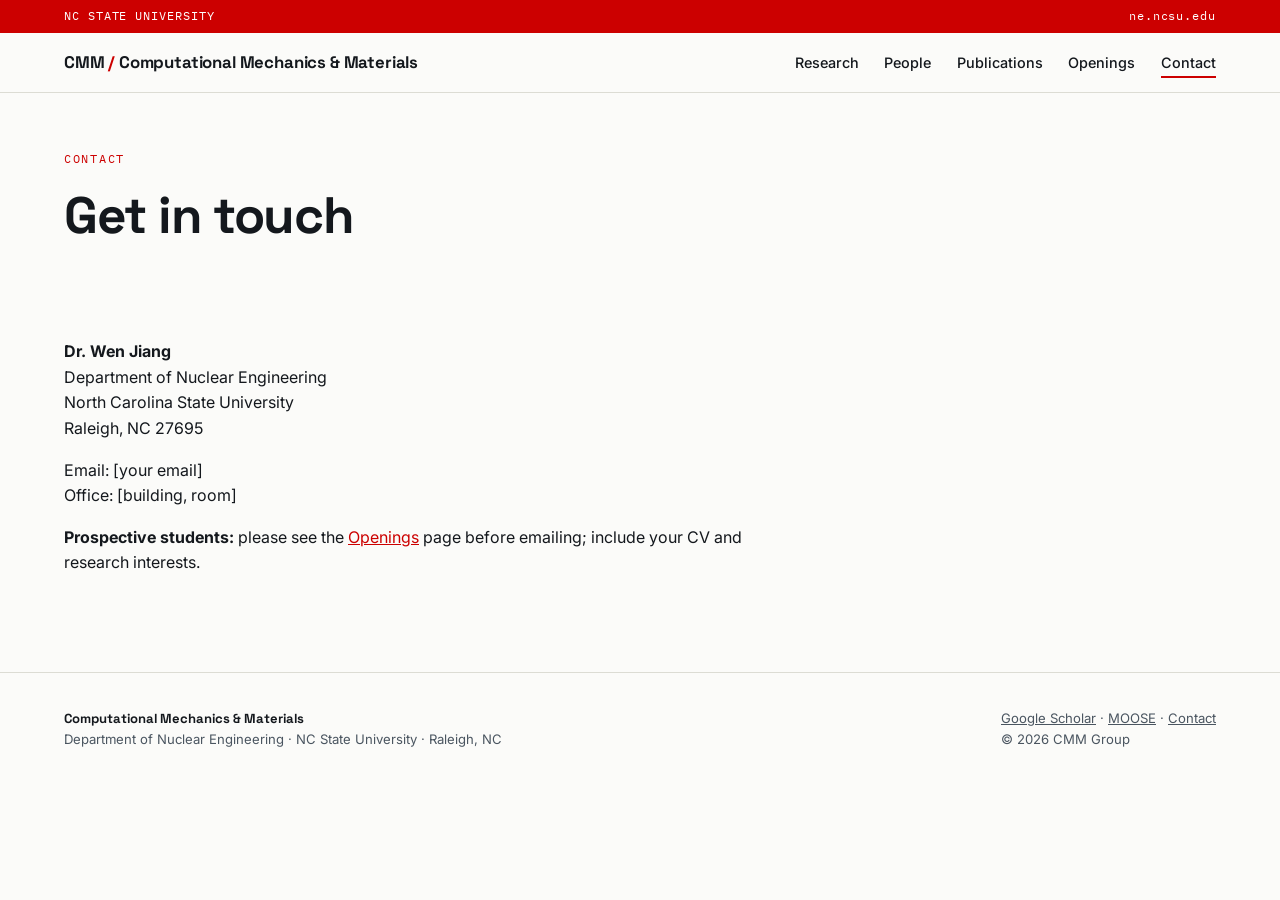
<file: contact.html>
<!DOCTYPE html>
<html lang="en">
<head>
<meta charset="UTF-8">
<meta name="viewport" content="width=device-width, initial-scale=1.0">
<title>Contact — CMM Group</title>
<link rel="preconnect" href="https://fonts.googleapis.com">
<link href="https://fonts.googleapis.com/css2?family=Space+Grotesk:wght@400;500;600;700&family=Inter:wght@400;500;600&family=IBM+Plex+Mono:wght@400;500&display=swap" rel="stylesheet">
<link rel="stylesheet" href="style.css">
</head>
<body>
<div class="unibar"><span>NC STATE UNIVERSITY</span><a href="https://ne.ncsu.edu">ne.ncsu.edu</a></div>
<header>
  <nav>
    <a class="brand" href="index.html">CMM <span>/</span> Computational Mechanics &amp; Materials</a>
    <div class="links">
      <a href="research.html">Research</a>
      <a href="people.html">People</a>
      <a href="publications.html">Publications</a>
      <a href="openings.html">Openings</a>
      <a href="contact.html" aria-current="page">Contact</a>
    </div>
  </nav>
</header>
<main>
<section class="page-title">
  <div class="eyebrow">Contact</div>
  <h1>Get in touch</h1>
</section>

<section class="prose">
  <p><strong>Dr. Wen Jiang</strong><br>
  Department of Nuclear Engineering<br>
  North Carolina State University<br>
  Raleigh, NC 27695</p>
  <p>Email: [your email]<br>
  Office: [building, room]</p>
  <p><strong>Prospective students:</strong> please see the <a href="openings.html">Openings</a> page before emailing; include your CV and research interests.</p>
</section>
</main>
<footer>
  <div class="foot">
    <div><b>Computational Mechanics &amp; Materials</b><br>Department of Nuclear Engineering &middot; NC State University &middot; Raleigh, NC</div>
    <div><a href="https://scholar.google.com/citations?user=Jj2edygAAAAJ">Google Scholar</a> &middot; <a href="https://github.com/idaholab/moose">MOOSE</a> &middot; <a href="contact.html" aria-current="page">Contact</a><br>&copy; 2026 CMM Group</div>
  </div>
</footer>
</body>
</html>
</file>
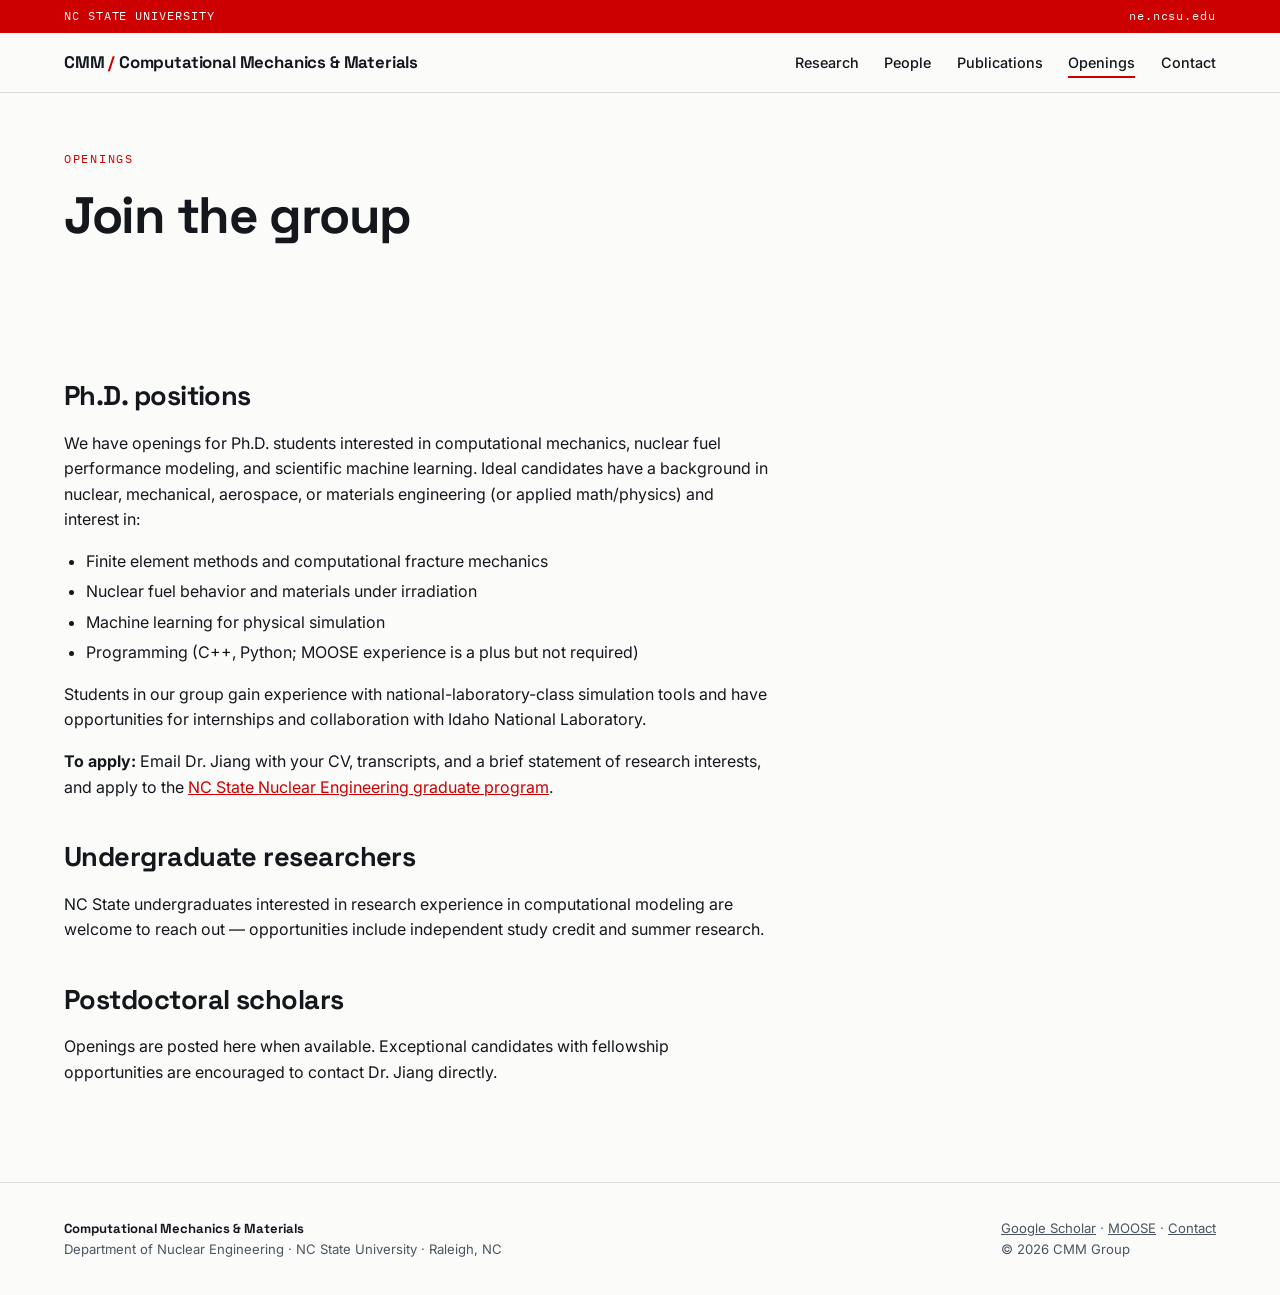
<file: openings.html>
<!DOCTYPE html>
<html lang="en">
<head>
<meta charset="UTF-8">
<meta name="viewport" content="width=device-width, initial-scale=1.0">
<title>Openings — CMM Group</title>
<link rel="preconnect" href="https://fonts.googleapis.com">
<link href="https://fonts.googleapis.com/css2?family=Space+Grotesk:wght@400;500;600;700&family=Inter:wght@400;500;600&family=IBM+Plex+Mono:wght@400;500&display=swap" rel="stylesheet">
<link rel="stylesheet" href="style.css">
</head>
<body>
<div class="unibar"><span>NC STATE UNIVERSITY</span><a href="https://ne.ncsu.edu">ne.ncsu.edu</a></div>
<header>
  <nav>
    <a class="brand" href="index.html">CMM <span>/</span> Computational Mechanics &amp; Materials</a>
    <div class="links">
      <a href="research.html">Research</a>
      <a href="people.html">People</a>
      <a href="publications.html">Publications</a>
      <a href="openings.html" aria-current="page">Openings</a>
      <a href="contact.html">Contact</a>
    </div>
  </nav>
</header>
<main>
<section class="page-title">
  <div class="eyebrow">Openings</div>
  <h1>Join the group</h1>
</section>

<section class="prose">
  <h2>Ph.D. positions</h2>
  <p>We have openings for Ph.D. students interested in computational mechanics, nuclear fuel performance modeling, and scientific machine learning. Ideal candidates have a background in nuclear, mechanical, aerospace, or materials engineering (or applied math/physics) and interest in:</p>
  <ul>
    <li>Finite element methods and computational fracture mechanics</li>
    <li>Nuclear fuel behavior and materials under irradiation</li>
    <li>Machine learning for physical simulation</li>
    <li>Programming (C++, Python; MOOSE experience is a plus but not required)</li>
  </ul>
  <p>Students in our group gain experience with national-laboratory-class simulation tools and have opportunities for internships and collaboration with Idaho National Laboratory.</p>
  <p><strong>To apply:</strong> Email Dr. Jiang with your CV, transcripts, and a brief statement of research interests, and apply to the <a href="https://ne.ncsu.edu/grad/">NC State Nuclear Engineering graduate program</a>.</p>

  <h2>Undergraduate researchers</h2>
  <p>NC State undergraduates interested in research experience in computational modeling are welcome to reach out — opportunities include independent study credit and summer research.</p>

  <h2>Postdoctoral scholars</h2>
  <p>Openings are posted here when available. Exceptional candidates with fellowship opportunities are encouraged to contact Dr. Jiang directly.</p>
</section>
</main>
<footer>
  <div class="foot">
    <div><b>Computational Mechanics &amp; Materials</b><br>Department of Nuclear Engineering &middot; NC State University &middot; Raleigh, NC</div>
    <div><a href="https://scholar.google.com/citations?user=Jj2edygAAAAJ">Google Scholar</a> &middot; <a href="https://github.com/idaholab/moose">MOOSE</a> &middot; <a href="contact.html">Contact</a><br>&copy; 2026 CMM Group</div>
  </div>
</footer>
</body>
</html>
</file>
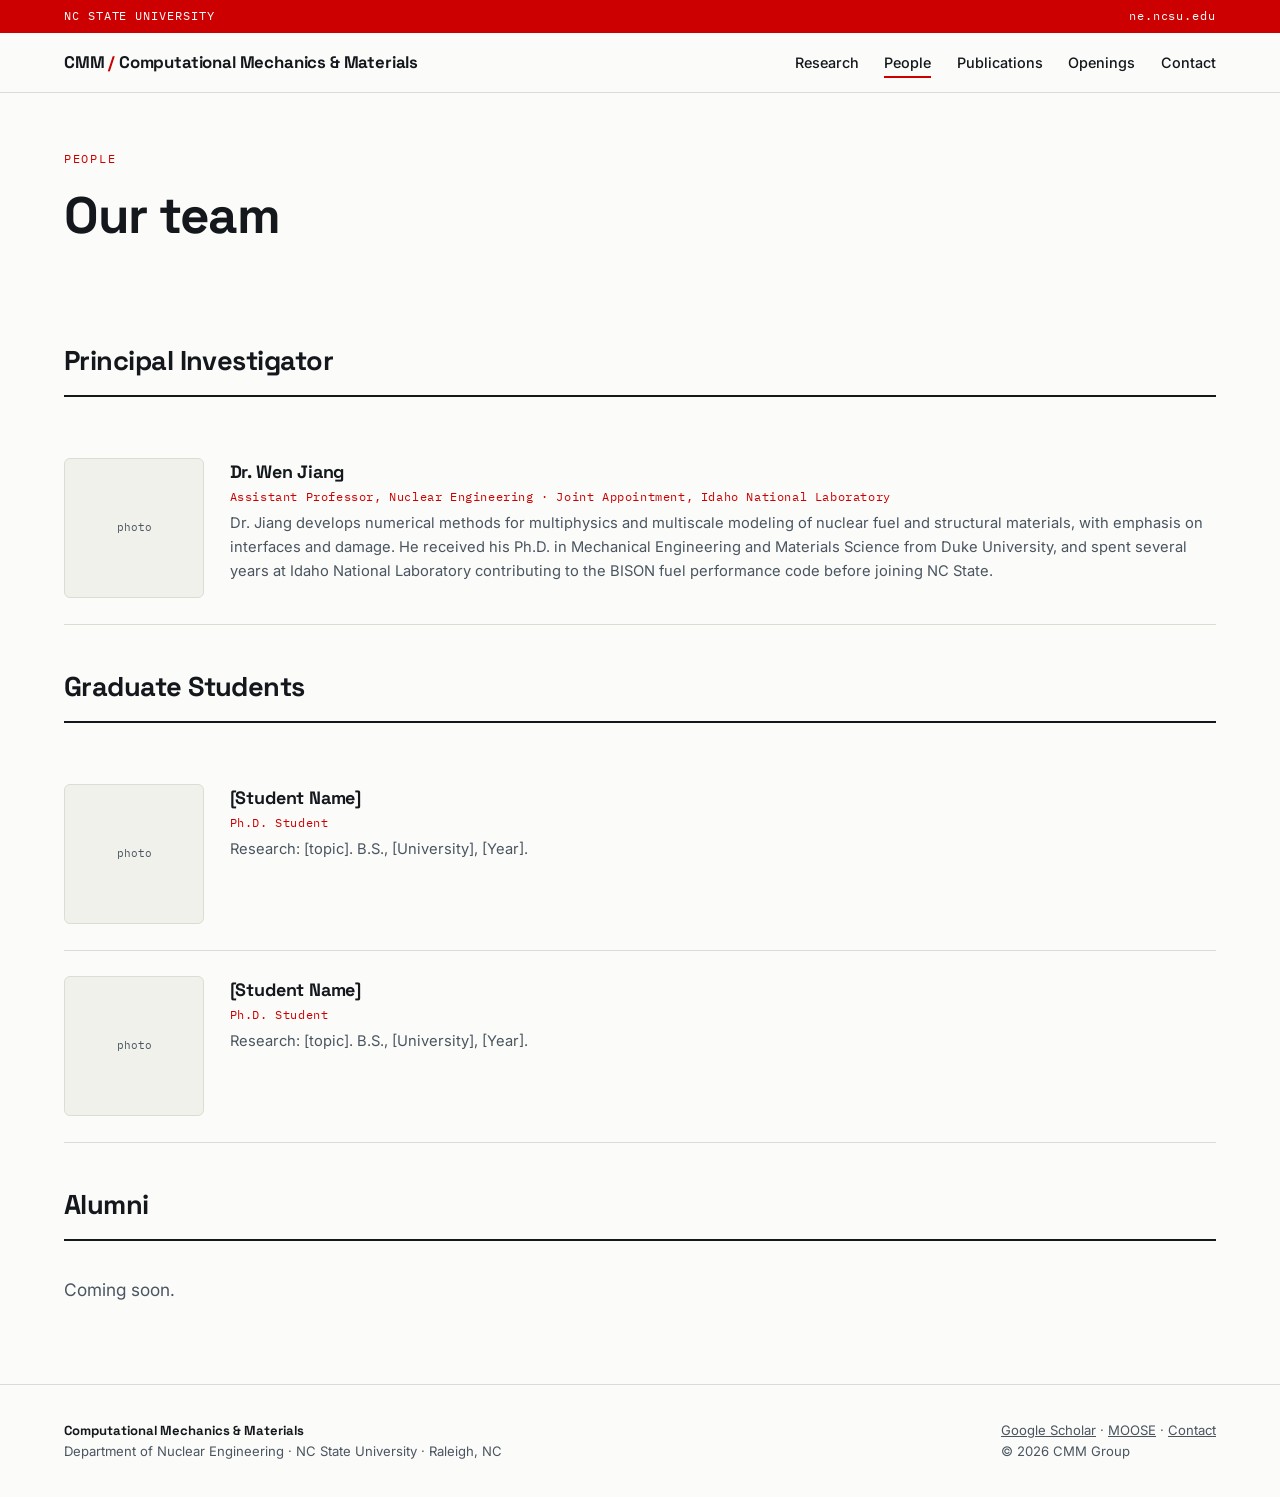
<file: people.html>
<!DOCTYPE html>
<html lang="en">
<head>
<meta charset="UTF-8">
<meta name="viewport" content="width=device-width, initial-scale=1.0">
<title>People — CMM Group</title>
<link rel="preconnect" href="https://fonts.googleapis.com">
<link href="https://fonts.googleapis.com/css2?family=Space+Grotesk:wght@400;500;600;700&family=Inter:wght@400;500;600&family=IBM+Plex+Mono:wght@400;500&display=swap" rel="stylesheet">
<link rel="stylesheet" href="style.css">
</head>
<body>
<div class="unibar"><span>NC STATE UNIVERSITY</span><a href="https://ne.ncsu.edu">ne.ncsu.edu</a></div>
<header>
  <nav>
    <a class="brand" href="index.html">CMM <span>/</span> Computational Mechanics &amp; Materials</a>
    <div class="links">
      <a href="research.html">Research</a>
      <a href="people.html" aria-current="page">People</a>
      <a href="publications.html">Publications</a>
      <a href="openings.html">Openings</a>
      <a href="contact.html">Contact</a>
    </div>
  </nav>
</header>
<main>
<section class="page-title">
  <div class="eyebrow">People</div>
  <h1>Our team</h1>
</section>

<section>
  <div class="sec-head"><h2>Principal Investigator</h2></div>
  <div class="person">
    <div class="photo">photo</div>
    <div>
      <h3>Dr. Wen Jiang</h3>
      <div class="role">Assistant Professor, Nuclear Engineering · Joint Appointment, Idaho National Laboratory</div>
      <p>Dr. Jiang develops numerical methods for multiphysics and multiscale modeling of nuclear fuel and structural materials, with emphasis on interfaces and damage. He received his Ph.D. in Mechanical Engineering and Materials Science from Duke University, and spent several years at Idaho National Laboratory contributing to the BISON fuel performance code before joining NC State.</p>
    </div>
  </div>

  <div class="sec-head" style="margin-top:2.5rem"><h2>Graduate Students</h2></div>
  <div class="person">
    <div class="photo">photo</div>
    <div>
      <h3>[Student Name]</h3>
      <div class="role">Ph.D. Student</div>
      <p>Research: [topic]. B.S., [University], [Year].</p>
    </div>
  </div>
  <div class="person">
    <div class="photo">photo</div>
    <div>
      <h3>[Student Name]</h3>
      <div class="role">Ph.D. Student</div>
      <p>Research: [topic]. B.S., [University], [Year].</p>
    </div>
  </div>

  <div class="sec-head" style="margin-top:2.5rem"><h2>Alumni</h2></div>
  <p class="lede" style="margin-top:0">Coming soon.</p>
</section>
</main>
<footer>
  <div class="foot">
    <div><b>Computational Mechanics &amp; Materials</b><br>Department of Nuclear Engineering &middot; NC State University &middot; Raleigh, NC</div>
    <div><a href="https://scholar.google.com/citations?user=Jj2edygAAAAJ">Google Scholar</a> &middot; <a href="https://github.com/idaholab/moose">MOOSE</a> &middot; <a href="contact.html">Contact</a><br>&copy; 2026 CMM Group</div>
  </div>
</footer>
</body>
</html>
</file>
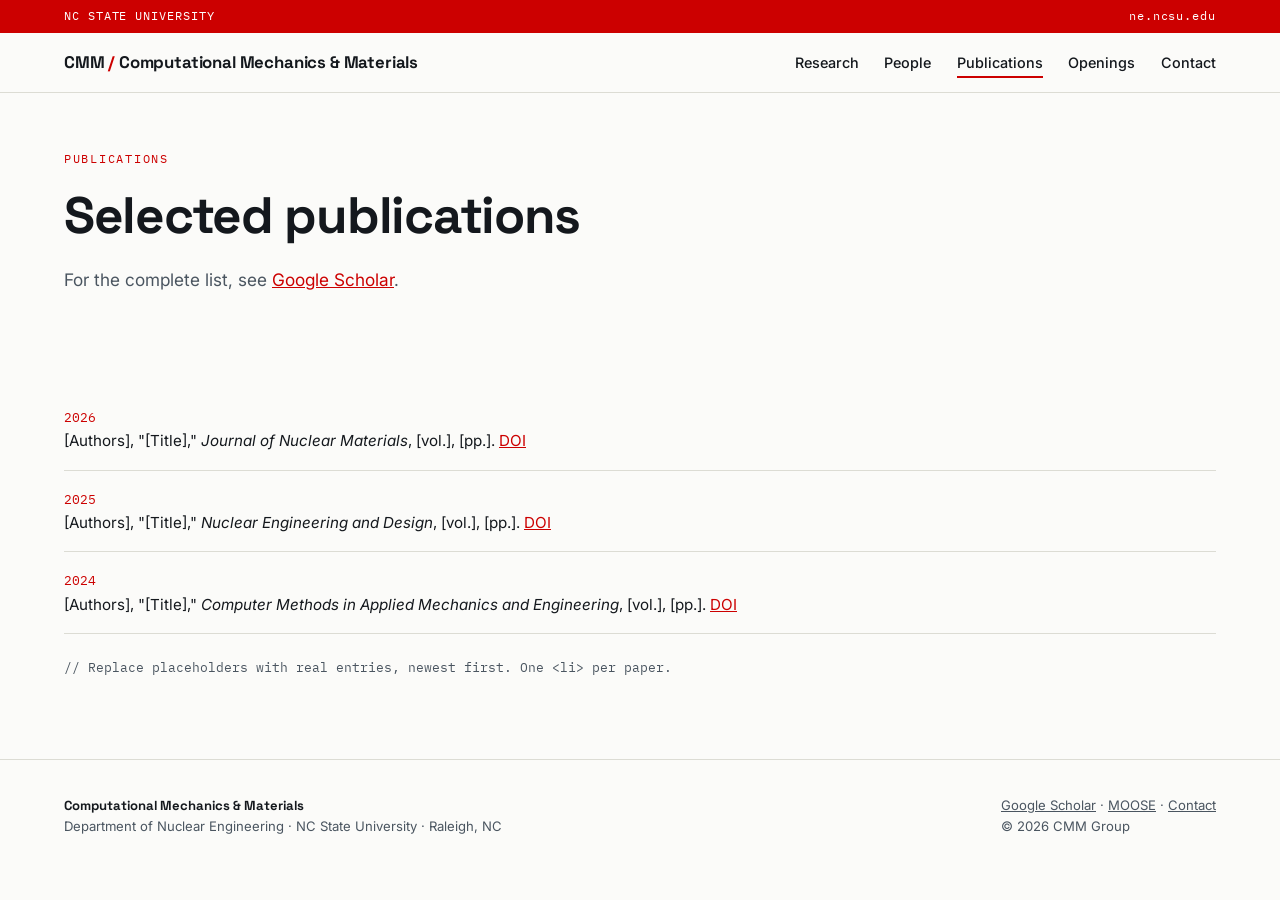
<file: publications.html>
<!DOCTYPE html>
<html lang="en">
<head>
<meta charset="UTF-8">
<meta name="viewport" content="width=device-width, initial-scale=1.0">
<title>Publications — CMM Group</title>
<link rel="preconnect" href="https://fonts.googleapis.com">
<link href="https://fonts.googleapis.com/css2?family=Space+Grotesk:wght@400;500;600;700&family=Inter:wght@400;500;600&family=IBM+Plex+Mono:wght@400;500&display=swap" rel="stylesheet">
<link rel="stylesheet" href="style.css">
</head>
<body>
<div class="unibar"><span>NC STATE UNIVERSITY</span><a href="https://ne.ncsu.edu">ne.ncsu.edu</a></div>
<header>
  <nav>
    <a class="brand" href="index.html">CMM <span>/</span> Computational Mechanics &amp; Materials</a>
    <div class="links">
      <a href="research.html">Research</a>
      <a href="people.html">People</a>
      <a href="publications.html" aria-current="page">Publications</a>
      <a href="openings.html">Openings</a>
      <a href="contact.html">Contact</a>
    </div>
  </nav>
</header>
<main>
<section class="page-title">
  <div class="eyebrow">Publications</div>
  <h1>Selected publications</h1>
  <p class="lede">For the complete list, see <a href="https://scholar.google.com/citations?user=Jj2edygAAAAJ" style="color:var(--red)">Google Scholar</a>.</p>
</section>

<section>
  <ul class="publist">
    <li><span class="year">2026</span><br>[Authors], "[Title]," <em>Journal of Nuclear Materials</em>, [vol.], [pp.]. <a href="#" style="color:var(--red)">DOI</a></li>
    <li><span class="year">2025</span><br>[Authors], "[Title]," <em>Nuclear Engineering and Design</em>, [vol.], [pp.]. <a href="#" style="color:var(--red)">DOI</a></li>
    <li><span class="year">2024</span><br>[Authors], "[Title]," <em>Computer Methods in Applied Mechanics and Engineering</em>, [vol.], [pp.]. <a href="#" style="color:var(--red)">DOI</a></li>
  </ul>
  <p class="pub-note">// Replace placeholders with real entries, newest first. One &lt;li&gt; per paper.</p>
</section>
</main>
<footer>
  <div class="foot">
    <div><b>Computational Mechanics &amp; Materials</b><br>Department of Nuclear Engineering &middot; NC State University &middot; Raleigh, NC</div>
    <div><a href="https://scholar.google.com/citations?user=Jj2edygAAAAJ">Google Scholar</a> &middot; <a href="https://github.com/idaholab/moose">MOOSE</a> &middot; <a href="contact.html">Contact</a><br>&copy; 2026 CMM Group</div>
  </div>
</footer>
</body>
</html>
</file>
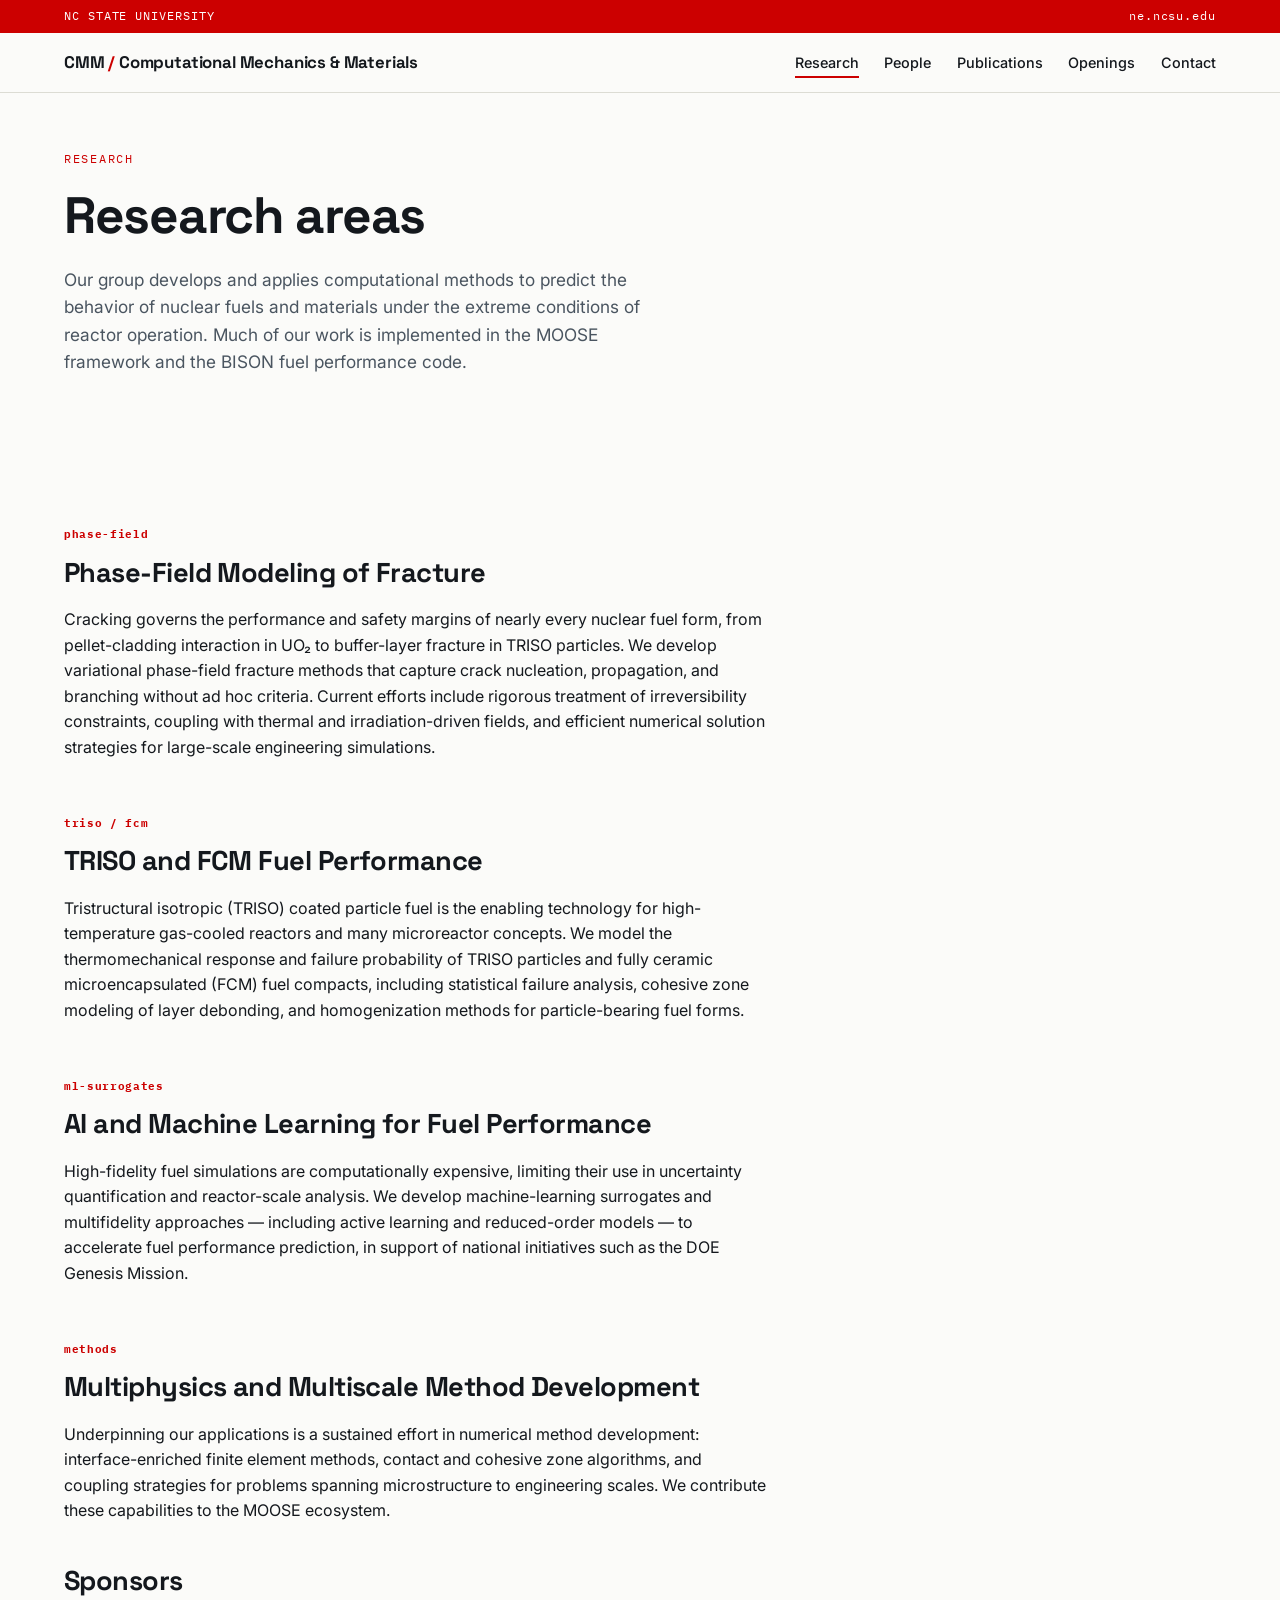
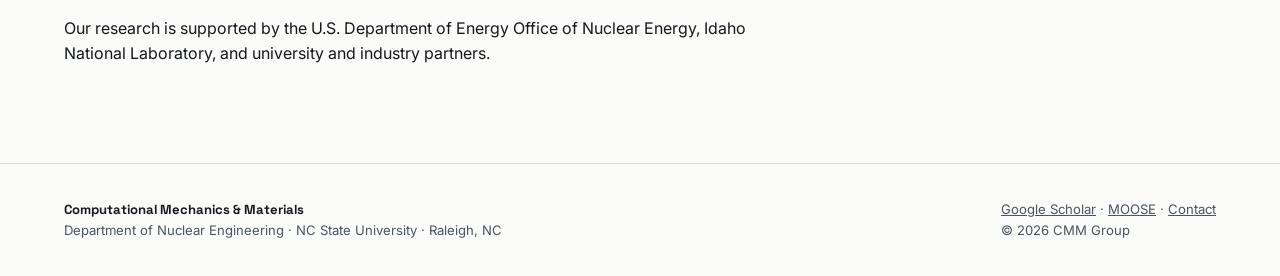
<file: research.html>
<!DOCTYPE html>
<html lang="en">
<head>
<meta charset="UTF-8">
<meta name="viewport" content="width=device-width, initial-scale=1.0">
<title>Research — CMM Group</title>
<link rel="preconnect" href="https://fonts.googleapis.com">
<link href="https://fonts.googleapis.com/css2?family=Space+Grotesk:wght@400;500;600;700&family=Inter:wght@400;500;600&family=IBM+Plex+Mono:wght@400;500&display=swap" rel="stylesheet">
<link rel="stylesheet" href="style.css">
</head>
<body>
<div class="unibar"><span>NC STATE UNIVERSITY</span><a href="https://ne.ncsu.edu">ne.ncsu.edu</a></div>
<header>
  <nav>
    <a class="brand" href="index.html">CMM <span>/</span> Computational Mechanics &amp; Materials</a>
    <div class="links">
      <a href="research.html" aria-current="page">Research</a>
      <a href="people.html">People</a>
      <a href="publications.html">Publications</a>
      <a href="openings.html">Openings</a>
      <a href="contact.html">Contact</a>
    </div>
  </nav>
</header>
<main>
<section class="page-title">
  <div class="eyebrow">Research</div>
  <h1>Research areas</h1>
  <p class="lede">Our group develops and applies computational methods to predict the behavior of nuclear fuels and materials under the extreme conditions of reactor operation. Much of our work is implemented in the MOOSE framework and the BISON fuel performance code.</p>
</section>

<section class="prose">
  <h2><span class="tag">phase-field</span><br>Phase-Field Modeling of Fracture</h2>
  <p>Cracking governs the performance and safety margins of nearly every nuclear fuel form, from pellet-cladding interaction in UO₂ to buffer-layer fracture in TRISO particles. We develop variational phase-field fracture methods that capture crack nucleation, propagation, and branching without ad hoc criteria. Current efforts include rigorous treatment of irreversibility constraints, coupling with thermal and irradiation-driven fields, and efficient numerical solution strategies for large-scale engineering simulations.</p>

  <h2><span class="tag">triso / fcm</span><br>TRISO and FCM Fuel Performance</h2>
  <p>Tristructural isotropic (TRISO) coated particle fuel is the enabling technology for high-temperature gas-cooled reactors and many microreactor concepts. We model the thermomechanical response and failure probability of TRISO particles and fully ceramic microencapsulated (FCM) fuel compacts, including statistical failure analysis, cohesive zone modeling of layer debonding, and homogenization methods for particle-bearing fuel forms.</p>

  <h2><span class="tag">ml-surrogates</span><br>AI and Machine Learning for Fuel Performance</h2>
  <p>High-fidelity fuel simulations are computationally expensive, limiting their use in uncertainty quantification and reactor-scale analysis. We develop machine-learning surrogates and multifidelity approaches — including active learning and reduced-order models — to accelerate fuel performance prediction, in support of national initiatives such as the DOE Genesis Mission.</p>

  <h2><span class="tag">methods</span><br>Multiphysics and Multiscale Method Development</h2>
  <p>Underpinning our applications is a sustained effort in numerical method development: interface-enriched finite element methods, contact and cohesive zone algorithms, and coupling strategies for problems spanning microstructure to engineering scales. We contribute these capabilities to the MOOSE ecosystem.</p>

  <h2>Sponsors</h2>
  <p>Our research is supported by the U.S. Department of Energy Office of Nuclear Energy, Idaho National Laboratory, and university and industry partners.</p>
</section>
</main>
<footer>
  <div class="foot">
    <div><b>Computational Mechanics &amp; Materials</b><br>Department of Nuclear Engineering &middot; NC State University &middot; Raleigh, NC</div>
    <div><a href="https://scholar.google.com/citations?user=Jj2edygAAAAJ">Google Scholar</a> &middot; <a href="https://github.com/idaholab/moose">MOOSE</a> &middot; <a href="contact.html">Contact</a><br>&copy; 2026 CMM Group</div>
  </div>
</footer>
</body>
</html>
</file>
<file: style.css>
/* CMM Group — shared stylesheet */
:root{
  --ink:#14181d;
  --ink-soft:#4a5560;
  --paper:#fbfbf9;
  --panel:#f1f1ec;
  --red:#cc0000;
  --red-deep:#990000;
  --line:#dcdcd4;
  --mono:'IBM Plex Mono',monospace;
  --disp:'Space Grotesk',sans-serif;
  --body:'Inter',sans-serif;
}
*{margin:0;padding:0;box-sizing:border-box}
html{scroll-behavior:smooth}
body{font-family:var(--body);color:var(--ink);background:var(--paper);line-height:1.6}

/* top bar + nav */
.unibar{background:var(--red);color:#fff;font-family:var(--mono);font-size:.72rem;letter-spacing:.08em;padding:.45rem 5vw;display:flex;justify-content:space-between}
.unibar a{color:#fff;text-decoration:none}
header{position:sticky;top:0;background:rgba(251,251,249,.92);backdrop-filter:blur(8px);border-bottom:1px solid var(--line);z-index:50}
nav{display:flex;align-items:center;justify-content:space-between;padding:1rem 5vw;max-width:1280px;margin:0 auto;flex-wrap:wrap;gap:.6rem}
.brand{font-family:var(--disp);font-weight:700;font-size:1.05rem;letter-spacing:-.01em;text-decoration:none;color:var(--ink)}
.brand span{color:var(--red)}
.links{display:flex;gap:1.6rem;font-size:.9rem;font-weight:500;flex-wrap:wrap}
.links a{color:var(--ink);text-decoration:none;position:relative}
.links a::after{content:"";position:absolute;left:0;bottom:-4px;width:0;height:2px;background:var(--red);transition:width .25s}
.links a:hover::after,.links a:focus-visible::after,.links a[aria-current="page"]::after{width:100%}
.links a:focus-visible{outline:2px solid var(--red);outline-offset:4px}

/* layout */
main{max-width:1280px;margin:0 auto;padding:0 5vw}
section{padding:3rem 0}
.page-title{padding-top:3.5rem}
.eyebrow{font-family:var(--mono);font-size:.78rem;letter-spacing:.14em;text-transform:uppercase;color:var(--red);margin-bottom:1.2rem}
h1{font-family:var(--disp);font-size:clamp(2rem,4vw,3.2rem);line-height:1.08;letter-spacing:-.025em;font-weight:700}
h1 em{font-style:normal;color:var(--red)}
h2{font-family:var(--disp);font-size:1.7rem;letter-spacing:-.02em}
h3{font-family:var(--disp);font-size:1.12rem;letter-spacing:-.01em}
.lede{margin-top:1.4rem;font-size:1.08rem;color:var(--ink-soft);max-width:38rem}
.sec-head{display:flex;align-items:baseline;justify-content:space-between;border-bottom:2px solid var(--ink);padding-bottom:.8rem;margin-bottom:2.2rem}
.sec-head a{font-family:var(--mono);font-size:.8rem;color:var(--red);text-decoration:none}

/* hero */
.hero{padding:4.5rem 0 3.5rem;display:grid;grid-template-columns:1.1fr .9fr;gap:4rem;align-items:center}
.cta-row{margin-top:2.2rem;display:flex;gap:1rem;flex-wrap:wrap}
.btn{font-family:var(--disp);font-weight:600;font-size:.95rem;padding:.8rem 1.6rem;border-radius:4px;text-decoration:none;transition:transform .15s}
.btn:focus-visible{outline:3px solid var(--red);outline-offset:3px}
.btn.primary{background:var(--red);color:#fff}
.btn.primary:hover{background:var(--red-deep);transform:translateY(-1px)}
.btn.ghost{border:1.5px solid var(--ink);color:var(--ink)}
.btn.ghost:hover{background:var(--ink);color:var(--paper)}
.fig figcaption{font-family:var(--mono);font-size:.72rem;color:var(--ink-soft);margin-top:.8rem;text-align:center}
.fig figcaption b{color:var(--red);font-weight:500}
.fig svg{width:100%;height:auto;display:block}

/* cards */
.grid{display:grid;grid-template-columns:repeat(auto-fit,minmax(240px,1fr));gap:1.4rem}
.card{background:var(--panel);border:1px solid var(--line);border-radius:6px;padding:1.6rem;transition:transform .2s,border-color .2s}
.card:hover{transform:translateY(-3px);border-color:var(--red)}
.tag{font-family:var(--mono);font-size:.7rem;color:var(--red);letter-spacing:.06em}
.card h3{margin:.6rem 0 .5rem}
.card p{font-size:.9rem;color:var(--ink-soft)}

/* news + join */
.split{display:grid;grid-template-columns:1.2fr .8fr;gap:3rem}
.news{list-style:none}
.news li{display:grid;grid-template-columns:6.5rem 1fr;gap:1.2rem;padding:1rem 0;border-bottom:1px solid var(--line);font-size:.95rem}
.news time{font-family:var(--mono);font-size:.75rem;color:var(--ink-soft);padding-top:.2rem}
.join{background:var(--ink);color:var(--paper);border-radius:8px;padding:2.2rem;align-self:start}
.join h2{color:#fff;font-size:1.4rem}
.join p{margin:.9rem 0 1.5rem;color:#c9cfd6;font-size:.93rem}

/* people */
.person{display:grid;grid-template-columns:140px 1fr;gap:1.6rem;padding:1.6rem 0;border-bottom:1px solid var(--line)}
.person .photo{width:140px;height:140px;border-radius:6px;background:var(--panel);border:1px solid var(--line);display:flex;align-items:center;justify-content:center;font-family:var(--mono);font-size:.7rem;color:var(--ink-soft)}
.person .role{font-family:var(--mono);font-size:.75rem;color:var(--red);letter-spacing:.05em}
.person p{font-size:.92rem;color:var(--ink-soft);margin-top:.4rem}

/* publications */
.publist{list-style:none}
.publist li{padding:1rem 0;border-bottom:1px solid var(--line);font-size:.95rem}
.publist .year{font-family:var(--mono);color:var(--red);font-size:.8rem}
.pub-note{font-family:var(--mono);font-size:.8rem;color:var(--ink-soft);margin-top:1.5rem}
.pub-note a{color:var(--red)}

/* prose pages */
.prose{max-width:44rem}
.prose h2{margin:2.2rem 0 .8rem}
.prose h3{margin:1.6rem 0 .5rem}
.prose p{margin-bottom:1rem}
.prose ul{margin:0 0 1rem 1.4rem}
.prose li{margin-bottom:.3rem}
.prose a{color:var(--red)}

footer{border-top:1px solid var(--line);margin-top:2rem}
.foot{max-width:1280px;margin:0 auto;padding:2.2rem 5vw;display:flex;justify-content:space-between;flex-wrap:wrap;gap:1rem;font-size:.82rem;color:var(--ink-soft)}
.foot b{font-family:var(--disp);color:var(--ink)}
.foot a{color:var(--ink-soft)}

/* animation */
.crack{stroke-dasharray:340;stroke-dashoffset:340;animation:grow 4.2s ease-out .6s forwards}
@keyframes grow{to{stroke-dashoffset:0}}
.pulse{animation:pulse 3.2s ease-in-out infinite}
@keyframes pulse{0%,100%{opacity:.45}50%{opacity:.9}}
@media (prefers-reduced-motion: reduce){
  .crack{animation:none;stroke-dashoffset:0}
  .pulse{animation:none}
  .card,.btn{transition:none}
}
@media (max-width:880px){
  .hero{grid-template-columns:1fr;gap:2.5rem;padding-top:3rem}
  .split{grid-template-columns:1fr}
  .person{grid-template-columns:100px 1fr}
  .person .photo{width:100px;height:100px}
}
</file>
